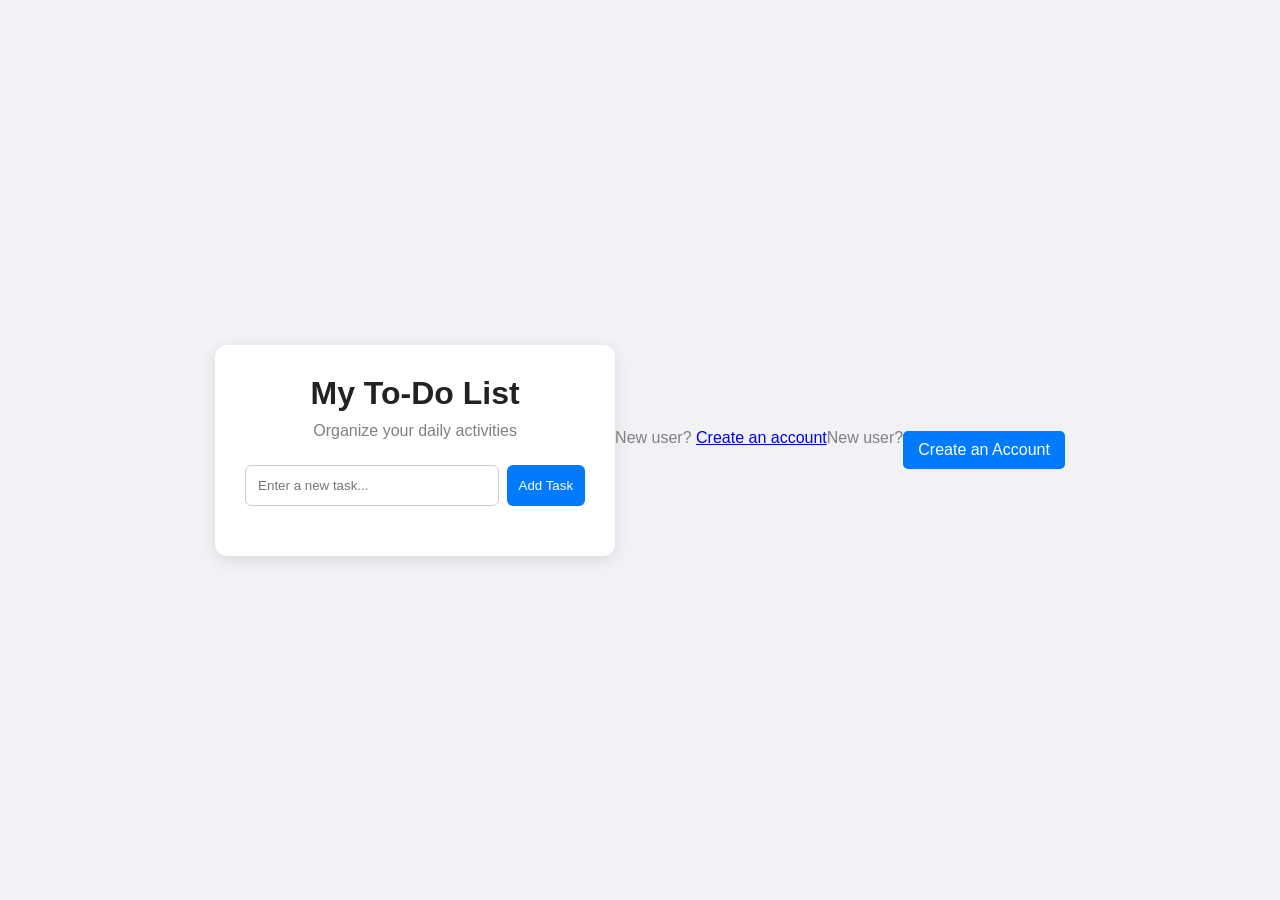
<file: index.html>
<!DOCTYPE html>
<html lang="en">
<head>
    <meta charset="UTF-8">
    <meta name="viewport" content="width=device-width, initial-scale=1.0">
    <title>what's next</title>

    <link rel="stylesheet" href="style.css">
</head>
<body>

    <div class="container">

        <h1>My To-Do List</h1>
        <p>Organize your daily activities</p>

        <div class="input-section">
            <input
                type="text"
                id="taskInput"
                placeholder="Enter a new task..."
            >

            <button id="addButton">Add Task</button>
        </div>

        <ul id="taskList"></ul>

    </div>

    <script src="script.js"></script>

</body>
</html>
<p>New user? <a href="signup.html">Create an account</a></p>
<p>New user?</p>

<a href="signup.html" class="page-link">
    Create an Account
</a>
</file>
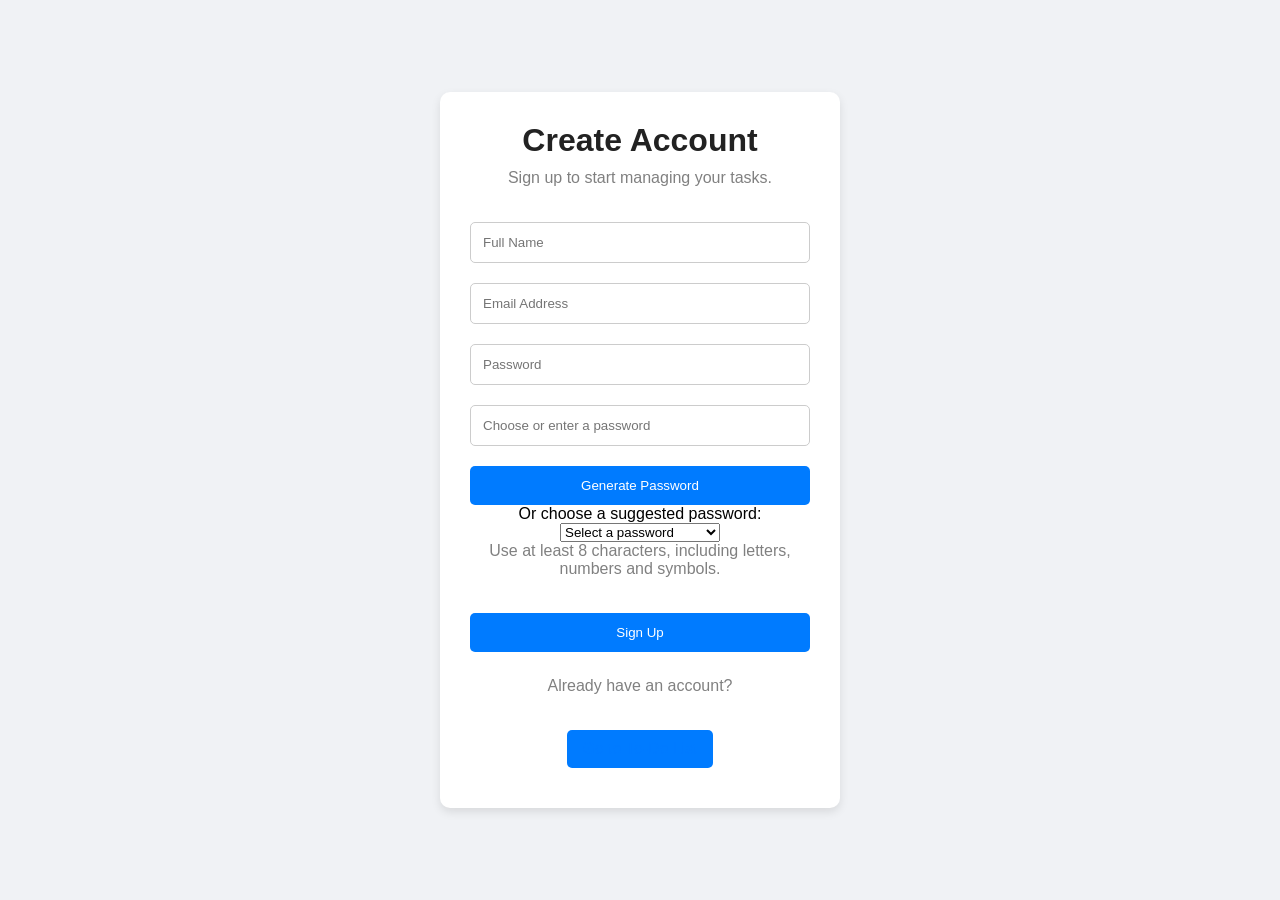
<file: signup.html>
<!DOCTYPE html>
<html lang="en">
<head>
    <meta charset="UTF-8">
    <meta name="viewport" content="width=device-width, initial-scale=1.0">
    <title>Sign Up - To-Do List</title>
    <link rel="stylesheet" href="style.css">
</head>
<body>

    <div class="signup-container">
        <h1>Create Account</h1>
        <p>Sign up to start managing your tasks.</p>

        <form id="signupForm">
            <input type="text" id="fullName" placeholder="Full Name" required>

            <input type="email" id="email" placeholder="Email Address" required>

            <input type="password" id="password" placeholder="Password" required>

            <div class="password-section">

    <div class="password-section">

    <input type="text" id="password"
           placeholder="Choose or enter a password" required>

    <button type="button" id="suggestPassword">
        Generate Password
    </button>

    <label for="passwordSuggestions">
        Or choose a suggested password:
    </label>

    <select id="passwordSuggestions">
        <option value="">Select a password</option>
        <option value="Kofi@82Blue!Tree">Kofi@82Blue!Tree</option>
        <option value="Mango#47Sky!River">Mango#47Sky!River</option>
        <option value="T9!Purple$Moon28">T9!Purple$Moon28</option>
        <option value="Bright@56Star#Lion">Bright@56Star#Lion</option>
        <option value="Cloud!93Green$Fox">Cloud!93Green$Fox</option>
        <option value="Zebra#81Moon@Lake">Zebra#81Moon@Lake</option>
        <option value="River$64Gold!Bird">River$64Gold!Bird</option>
        <option value="N7@Silver!Forest29">N7@Silver!Forest29</option>
        <option value="Ocean#52Bright!Sun">Ocean#52Bright!Sun</option>
        <option value="Tiger!38Blue$Mountain">Tiger!38Blue$Mountain</option>
    </select>

    <p id="passwordHint">
        Use at least 8 characters, including letters,
        numbers and symbols.
    </p>
</div>
</button>

            <button type="submit">Sign Up</button>
        </form>

        <p id="message"></p>

      <p>Already have an account?</p>
<a href="index.html" class="page-link">
    Go to To-Do List
</a>  
    </div>

    <script src="signup.js"></script>
</body>
</html>
</file>
<file: style.css>
* {
    margin: 0;
    padding: 0;
    box-sizing: border-box;
}

body {
    font-family: Arial, sans-serif;
    background: #f0f2f5;
    min-height: 100vh;
    display: flex;
    justify-content: center;
    align-items: center;
}

.container {
    background: white;
    width: 400px;
    padding: 30px;
    border-radius: 12px;
    box-shadow: 0 4px 15px rgba(0,0,0,0.1);
}

h1 {
    text-align: center;
    color: #222;
    margin-bottom: 10px;
}

p {
    text-align: center;
    color: gray;
    margin-bottom: 25px;
}

.input-section {
    display: flex;
    gap: 8px;
}

input {
    flex: 1;
    padding: 12px;
    border: 1px solid #ccc;
    border-radius: 6px;
    outline: none;
}

button {
    padding: 12px;
    background: #007bff;
    color: white;
    border: none;
    border-radius: 6px;
    cursor: pointer;
}

button:hover {
    background: #0056b3;
}

ul {
    list-style: none;
    margin-top: 20px;
}

li {
    display: flex;
    justify-content: space-between;
    align-items: center;
    padding: 12px;
    margin-bottom: 10px;
    background: #f5f5f5;
    border-radius: 6px;
}

li.completed .task-text {
    text-decoration: line-through;
    color: gray;
}

.delete-btn {
    background: #dc3545;
    padding: 7px 10px;
}
.signup-container {
    width: 90%;
    max-width: 400px;
    margin: 80px auto;
    padding: 30px;
    background: white;
    border-radius: 10px;
    box-shadow: 0 4px 10px rgba(0, 0, 0, 0.1);
    text-align: center;
}

.signup-container h1 {
    margin-bottom: 10px;
}

.signup-container input {
    width: 100%;
    padding: 12px;
    margin: 10px 0;
    border: 1px solid #ccc;
    border-radius: 5px;
    box-sizing: border-box;
}

.signup-container button {
    width: 100%;
    padding: 12px;
    margin-top: 10px;
    background: #007bff;
    color: white;
    border: none;
    border-radius: 5px;
    cursor: pointer;
}

.signup-container button:hover {
    background: #0056b3;
}

.signup-container a {
    color: #007bff;
    text-decoration: none;
}

#message {
    margin-top: 10px;
}
.page-link {
    display: inline-block;
    margin: 10px 0;
    padding: 10px 15px;
    background-color: #007bff;
    color: white;
    text-decoration: none;
    border-radius: 5px;
}

.page-link:hover {
    background-color: #0056b3;
}
</file>
